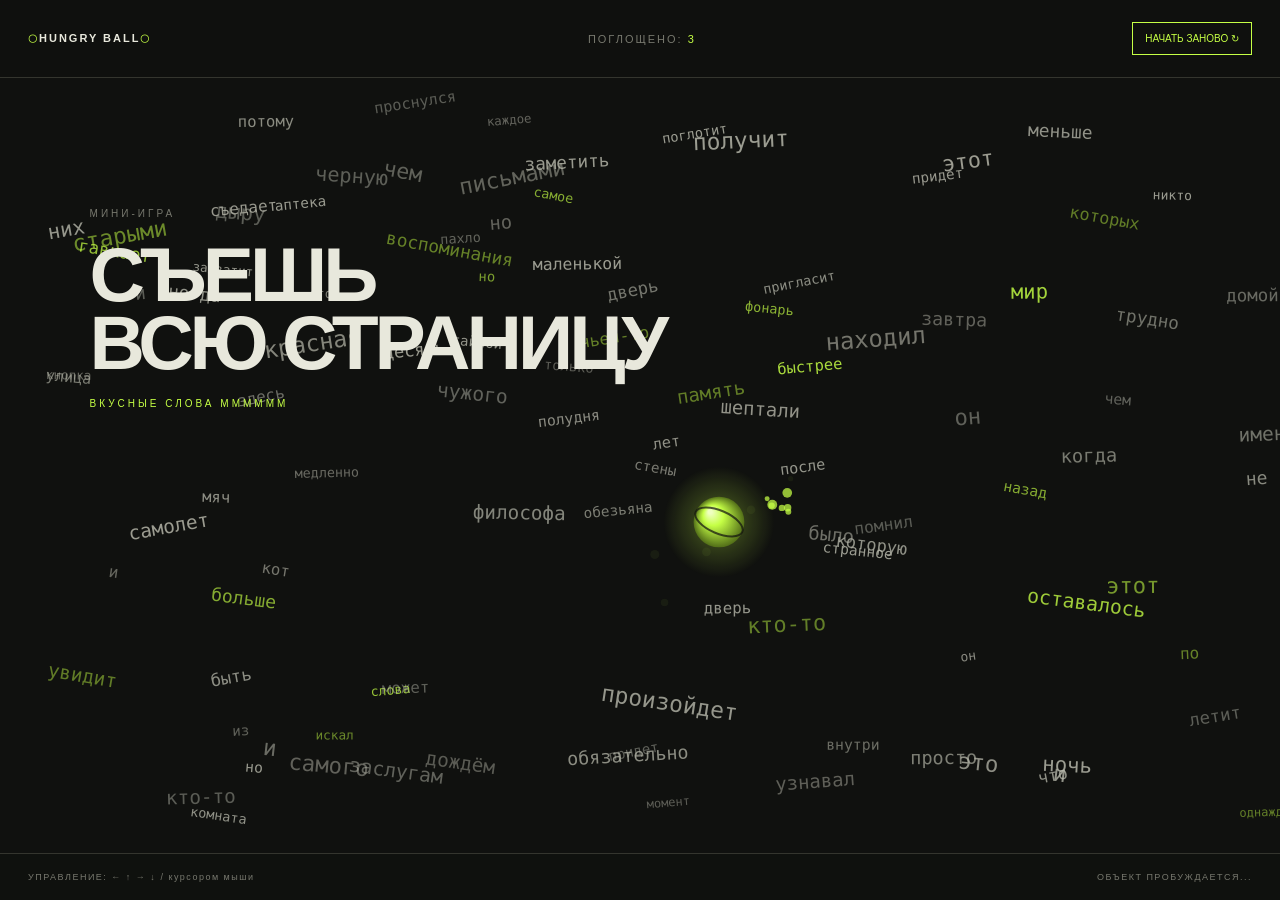
<file: 2nd project/index.html>
<!DOCTYPE html>
<html lang="ru">
<head>
    <meta charset="UTF-8">
    <meta name="viewport" content="width=device-width, initial-scale=1.0">
    <title>Hungry Orb</title>
    <link rel="stylesheet" href="./style.css">
</head>
<body>
    <main>
        <header class="interface">
            <div class="logo"><span>〇</span>HUNGRY BALL<span>〇</span></div>
            <div class="counter">ПОГЛОЩЕНО: <span id="count">0</span></div>
            <button id="restart">НАЧАТЬ ЗАНОВО ↻</button>
        </header>

        <div class="intro">
            <p>МИНИ-ИГРА</p>
            <h1>СЪЕШЬ <br>ВСЮ СТРАНИЦУ</h1>
            <p class="hint">ВКУСНЫЕ СЛОВА ММММММ</p>
        </div>

        <canvas id="world"></canvas>

        <div class="bottom-note">
            <span>УПРАВЛЕНИЕ: ← ↑ → ↓ / курсором мыши</span>
            <span id="status">ОБЪЕКТ ПРОБУЖДАЕТСЯ...</span>
        </div>
    </main>
    <script src="./script.js"></script>
</body>
</html>
</file>
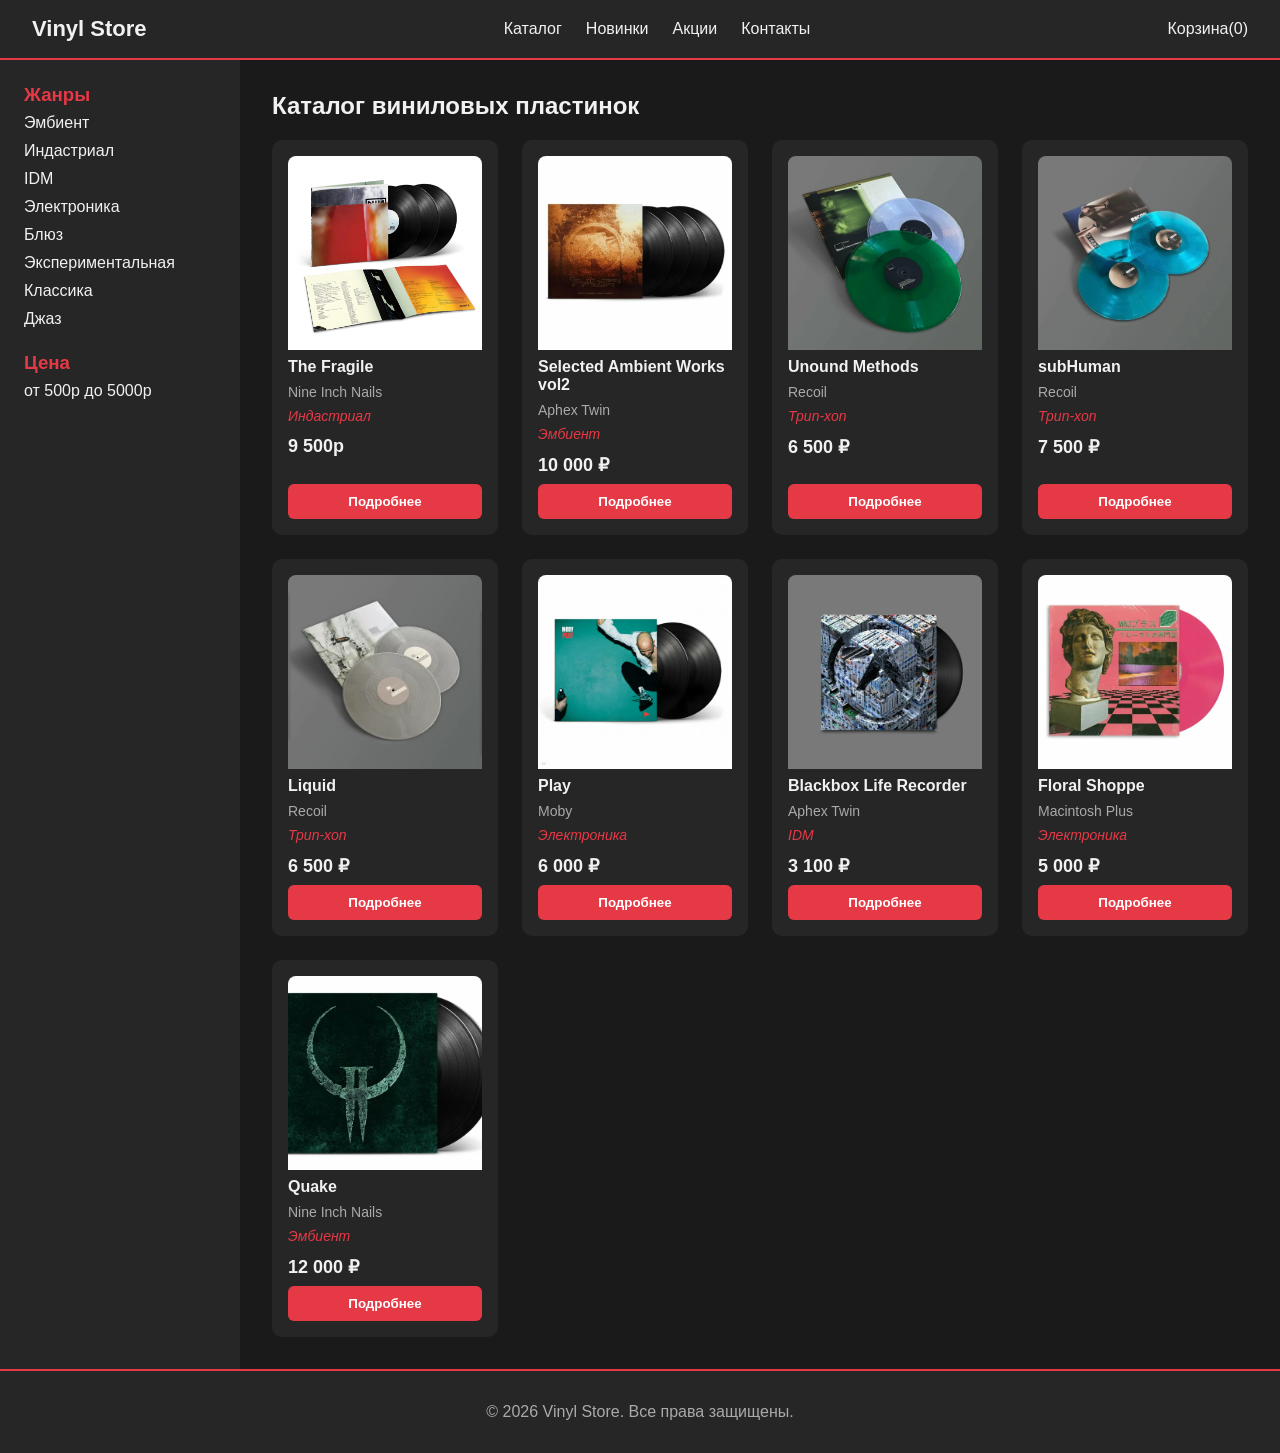
<file: lab5.html>
<!DOCTYPE html>
<html lang="en">
<head>
    <meta charset="UTF-8">
    <meta name="viewport" content="width=device-width, initial-scale=1.0">
    <title>Document</title>

    <style>
        :root {
            --bg: #1a1a1a;
            --surface: #262626; 
            --accent: #e63946; 
            --text: #f1f1f1; 
            --muted: #aaaaaa; 
            --radius: 10px; 
        }
        *{ 
            margin: 0; 
            padding: 0; 
            box-sizing: border-box; 
        }
        body { 
            font-family: 'Segoe UI', Tahoma, Geneva, Verdana, sans-serif; 
            background: var(--bg); 
            color: var(--text); 
            display: flex; 
            flex-direction: column; 
            min-height: 100vh; 
        }
        a { 
            color: var(--text); 
            text-decoration: none; 
        }
        ul { 
            list-style: none; 
        }
        .header { 
            display: flex; 
            align-items: center; 
            justify-content: space-between; 
            background: var(--surface); 
            padding: 16px 32px; 
            border-bottom: 2px solid var(--accent); 
        }
        .logo { 
            font-size: 22px; 
            font-weight: bold; 
        }
        .nav { 
            display: flex; 
            gap: 24px; 
        }
        .nav a:hover { 
            color: var(--accent); 
        }
        .sidebar { 
            background: var(--surface); 
            padding: 24px; 
        }
        .sidebar h3 { 
            color: var(--accent); 
            margin-bottom: 8px; 
        }
        .sidebar ul { 
            margin-bottom: 24px; 
        }
        .sidebar li { 
            margin-bottom: 10px; 
        }
        .sidebar a:hover { 
            color: var(--accent); 
        }
        .content { 
            flex: 1; 
        }
        .layout { 
            display: grid; 
            grid-template-columns: 240px 1fr; 
            flex: 1; 
        }
        .main { 
            padding: 32px; 
        }
        .cards { 
            display: grid; 
            grid-template-columns: repeat(auto-fill, minmax(220px, 1fr)); 
            gap: 24px; 
            margin-top: 20px; 
        }
        .card { 
            background: var(--surface); 
            border-radius: var(--radius); 
            padding: 16px; 
            display: flex; 
            flex-direction: column; 
            gap: 8px; 
        }
        .cover { 
            width: 100%; 
            aspect-ratio: 1 / 1; 
            border-radius: 8px 8px 0 0; 
            overflow: hidden; 
        }
        .cover img { 
            width: 100%; 
            height: 100%; 
            object-fit: cover; 
        }
        .title { 
            font-size: 16px; 
        }
        .artist { 
            color: var(--muted); 
            font-size: 14px; 
        }
        .genre { 
            color: var(--accent); 
            font-size: 14px; 
            font-style: italic; 
        }
        .price { 
            font-size: 18px; 
            font-weight: bold; 
            margin-top: 4px; 
        }
        .btn { 
            margin-top: auto; 
            background: var(--accent);
            color: white; 
            border: none; 
            padding: 10px; 
            border-radius: 6px; 
            font-weight: bold; 
            cursor: pointer; 
        }
        .btn:hover { 
            background: #c1121f; 
        }
        .footer { 
            background: var(--surface); 
            border-top: 2px solid var(--accent); 
            padding: 32px; 
            text-align: center; 
            color: var(--muted); 
        }
    </style>
</head>
<body>
    <header class="header">
        <div class="logo">Vinyl Store</div>

        <nav class="nav">
        <a href="#">Каталог</a>
        <a href="#">Новинки</a>
        <a href="#">Акции</a>
        <a href="#">Контакты</a>
    </nav>
    <div class="cart">Корзина(0)</div>
</header>
    <div class="content">
        <div class="layout">
        <aside class="sidebar">
            <h3>Жанры</h3>
            <ul>
                <li><a href="#">Эмбиент</a></li>
                <li><a href="#">Индастриал</a></li>
                <li><a href="#">IDM</a></li>
                <li><a href="#">Электроника</a></li>
                <li><a href="#">Блюз</a></li>
                <li><a href="#">Экспериментальная</a></li>
                <li><a href="#">Классика</a></li>
                <li><a href="#">Джаз</a></li>
            </ul>
            <h3>Цена</h3>
                <p>от 500р до 5000р</p>
        </aside>
        <main class="main">
<h2>Каталог виниловых пластинок</h2>
<section class="cards"> 
    <article class="card">
        <div class="cover">
            <img src="7163338800.jpg" alt="The Fragile">
        </div>
        <h4 class="title">The Fragile</h4>
        <p class="artist">Nine Inch Nails</p>
        <p class="genre">Индастриал</p>
        <p class="price">9 500р</p>
        <button class="btn">Подробнее</button>
    </article>

    <article class="card">
        <div class="cover">
            <img src="orig.webp" alt="Selected Ambient Works vol2">
        </div>
        <h4 class="title">Selected Ambient Works vol2</h4>
        <p class="artist">Aphex Twin</p>
        <p class="genre">Эмбиент</p>
        <p class="price">10 000 ₽</p>
        <button class="btn">Подробнее</button>
    </article>

    <article class="card">
        <div class="cover">
            <img src="i.webp" alt="Unound Methods">
        </div>
        <h4 class="title">Unound Methods</h4>
        <p class="artist">Recoil</p>
        <p class="genre">Трип-хоп</p>
        <p class="price">6 500 ₽</p>
        <button class="btn">Подробнее</button>           
    </article>

    <article class="card">
        <div class="cover">
            <img src="A98c265c717a14dd08b483f8d9a58b68fC.jpg_960x960.jpg" alt="subHuman">
        </div>
        <h4 class="title">subHuman</h4>
        <p class="artist">Recoil</p>
        <p class="genre">Трип-хоп</p>
        <p class="price">7 500 ₽</p>
        <button class="btn">Подробнее</button>
    </article>

    <article class="card">
        <div class="cover">
            <img src="i (1).webp" alt="Liquid">
        </div>
        <h4 class="title">Liquid</h4>
        <p class="artist">Recoil</p>
        <p class="genre">Трип-хоп</p>
        <p class="price">6 500 ₽</p>
        <button class="btn">Подробнее</button>
    </article>

    <article class="card">
        <div class="cover">
            <img src="orig (1).webp" alt="Play">
        </div>
        <h4 class="title">Play</h4>
        <p class="artist">Moby</p>
        <p class="genre">Электроника</p>
        <p class="price">6 000 ₽</p>
        <button class="btn">Подробнее</button>
    </article>

    <article class="card">
        <div class="cover">
            <img src="orig (2).webp" alt="Blackbox Life Recorder">
        </div>
        <h4 class="title">Blackbox Life Recorder</h4>
        <p class="artist">Aphex Twin</p>
        <p class="genre">IDM</p>
        <p class="price">3 100 ₽</p>
        <button class="btn">Подробнее</button>
    </article>

    <article class="card">
        <div class="cover">
            <img src="orig (3).webp" alt="Floral Shoppe">
        </div>
        <h4 class="title">Floral Shoppe</h4>
        <p class="artist">Macintosh Plus</p>
        <p class="genre">Электроника</p>
        <p class="price">5 000 ₽</p>
        <button class="btn">Подробнее</button>
    </article>

               
    <article class="card">
        <div class="cover">
            <img src="orig (4).webp" alt="Quake">
        </div>
        <h4 class="title">Quake</h4>
        <p class="artist">Nine Inch Nails</p>
        <p class="genre">Эмбиент</p>
        <p class="price">12 000 ₽</p>
        <button class="btn">Подробнее</button>
    </article>
</main>
</section>

</div>
    </div>

<footer class="footer">
    <p>© 2026 Vinyl Store. Все права защищены.</p>
</footer>
</section>
        </main>
    </div>
</body>
</html>
</file>
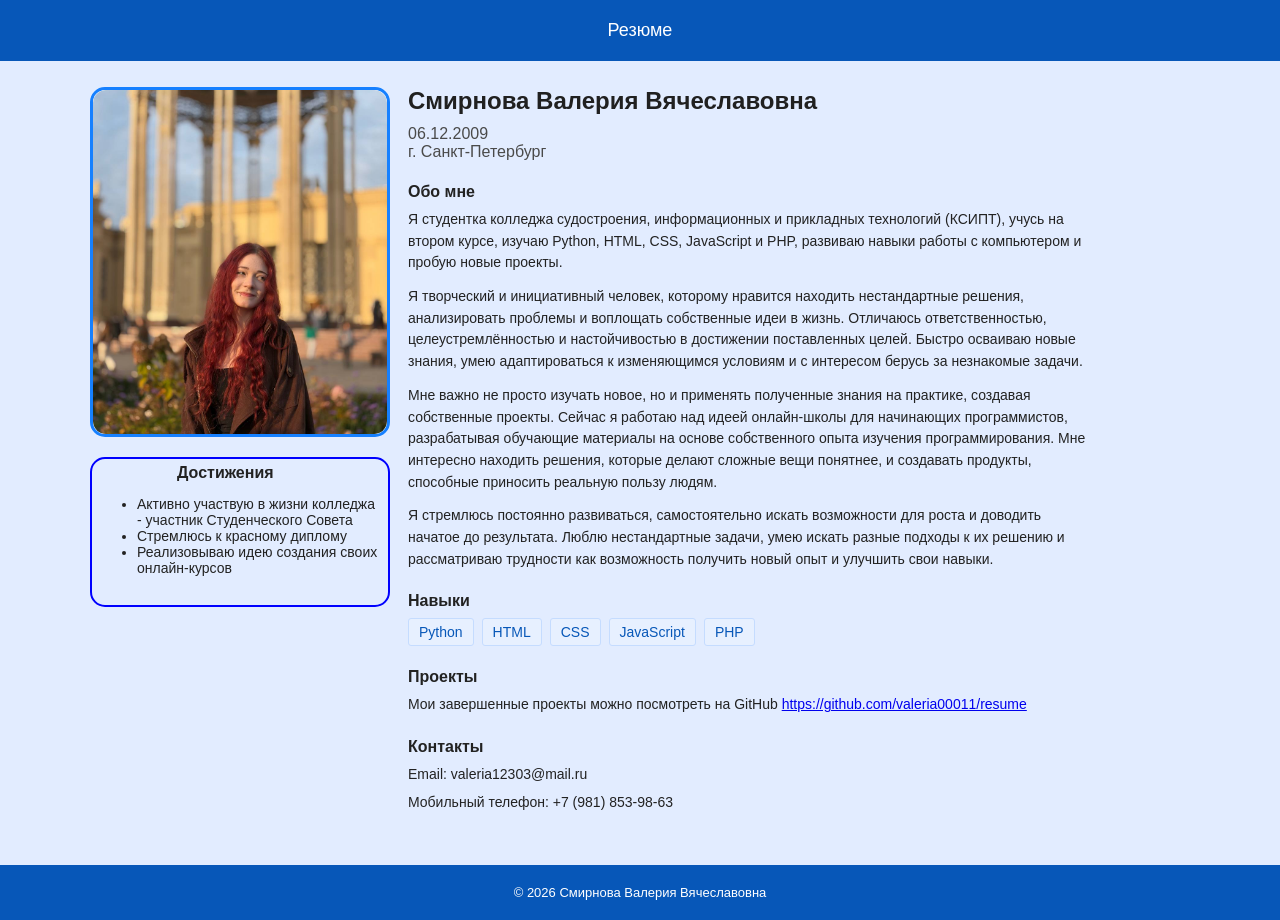
<file: resume/resume.html>
<!DOCTYPE html>
<html lang="ru">
<head>
  <meta charset="UTF-8">
  <meta name="viewport" content="width=device-width, initial-scale=1.0">
  <title>Моя страница</title>
  <style>
    * {
       box-sizing: border-box; 
      }
    body {
      margin: 0;
      font-family: Arial, Helvetica, sans-serif;
      color: #222;
      background: #e2ecff;
      font-size: 14px;
      min-height: 100vh;
      display: flex;
      flex-direction: column;
    }
    .site-header {
      background: #0757b8;
      color: #fff;
      min-height: 58px;
      padding: 20px 24px;
      font-family: 'Segoe UI', Tahoma, Geneva, Verdana, sans-serif;
      gap: 10px;
    }
    .name {
      font-size: 18px;
      font-weight: 600px;
      display: flex;
      justify-content: center;
      text-align: center;
    }
    main {
      width: 90%;
      max-width: 900px;
      margin: 26px auto 30px;
      display: grid;
      grid-template-columns: 190px minmax(0, 1fr);
      gap: 28px;
      align-items: start;
      flex: 1;
    }
    .photo {
      width: 300px;
      height: 350px;
      padding: 0;
      overflow: hidden;
      border: 3px solid #1680ff;
      border-radius: 15px;
      background: #fff;
      display: flex;
      justify-content:  center;
      color: #555;
      line-height: 1;
      margin-left: -100px;
      margin-bottom: 20px;
      }
      .photo img{
        width: 100%;
        height: 100%;
        object-fit: cover;
        border-radius: 13px;
        display: block;
      }
    h1 {
      font-size: 24px; 
      margin: 0 0 10px; 
      color: #202020; 
    }
    h2 { 
      font-size: 16px; 
      margin: 0 0 8px; 
    }
    p { 
      line-height: 1.55; 
      margin: 0 0 12px; 
    }
    section { 
      margin-bottom: 22px; 
    }
    .skills { 
      display: flex; 
      gap: 8px; 
      flex-wrap: wrap; 
    }
    .skill {
      background: #e7f0ff;
      color: #0757b8;
      border: 1px solid #c5dcff;
      border-radius: 3px;
      padding: 5px 10px;
      font-size: 14px;
    }
    .contacts p { 
      margin-bottom: 6px; 
    }
    footer {
      background: #0757b8;
      color: #fff;
      text-align: center;
      padding: 20px 30px;
      font-size: 13px;
    }

    .age{
      color: #4a4a4a;
      font-size: 16px;;
    }

    .a{
      border: 2px solid blue;
      border-radius: 15px;
      width: 300px;
      height: 150px;
      margin-left: -100px;
      padding: 5px;
    }

  </style>
</head>
<body>
  <header class="site-header">
    <div class="name">Резюме</div>
  </header>

  <main>
    <aside>
      <div class="photo"><img src="photo_5316725439059405014_y.jpg" alt="Моя фотография"></div>
      <div class="a">
        <section>
          <h2 style="padding-left: 80px;">Достижения</h2>
          <ul>
          <li>Активно участвую в жизни колледжа - участник Студенческого Совета</li>
          <li>Стремлюсь к красному диплому</li>
          <li>Реализовываю идею создания своих онлайн-курсов</li>
          </ul>
        </section>
      </div>
    </aside>

    <div class="content">
      <section id="about">
        <h1>Смирнова Валерия Вячеславовна</h1>
        <section class="age">06.12.2009<br>г. Санкт-Петербург</section>
        <h2>Обо мне</h2>
        <p>Я студентка колледжа судостроения, информационных и прикладных технологий (КСИПТ), учусь на втором курсе, изучаю Python, HTML, CSS, JavaScript и PHP, развиваю навыки работы с компьютером и пробую новые проекты.</p>
        <p>Я творческий и инициативный человек, которому нравится находить нестандартные решения, анализировать проблемы и воплощать собственные идеи в жизнь. Отличаюсь ответственностью, целеустремлённостью и настойчивостью в достижении поставленных целей. Быстро осваиваю новые знания, умею адаптироваться к изменяющимся условиям и с интересом берусь за незнакомые задачи.</p>
        <p>Мне важно не просто изучать новое, но и применять полученные знания на практике, создавая собственные проекты. Сейчас я работаю над идеей онлайн-школы для начинающих программистов, разрабатывая обучающие материалы на основе собственного опыта изучения программирования. Мне интересно находить решения, которые делают сложные вещи понятнее, и создавать продукты, способные приносить реальную пользу людям.</p>
        <p>Я стремлюсь постоянно развиваться, самостоятельно искать возможности для роста и доводить начатое до результата. Люблю нестандартные задачи, умею искать разные подходы к их решению и рассматриваю трудности как возможность получить новый опыт и улучшить свои навыки.</p>
        
      </section>

      <section id="skills">
        <h2>Навыки</h2>
        <div class="skills">
          <span class="skill">Python</span>
          <span class="skill">HTML</span>
          <span class="skill">CSS</span>
          <span class="skill">JavaScript</span>
          <span class="skill">PHP</span>
        </div>
      </section>

      <section id="proects">
        <h2>Проекты</h2>
        <p>Мои завершенные проекты можно посмотреть на GitHub <a href="https://github.com/valeria00011/resume">https://github.com/valeria00011/resume</a></p>

      </section>

      <section id="contacts" class="contacts">
        <h2>Контакты</h2>
        <p>Email: valeria12303@mail.ru</p>
        <p>Мобильный телефон: +7 (981) 853-98-63</p>
      </section>
    </div>
  </main>

  <footer>© 2026 Смирнова Валерия Вячеславовна</footer>

</body>
</html>
</file>
<file: 2nd project/style.css>
*{ box-sizing: border-box; }
:root { --bg: #10110f; --text: #e8e8dc; --acid: #c5ff45; --muted: #77786e; }
body { margin: 0; background: var(--bg); color: var(--text); font-family: Arial, sans-serif; overflow: hidden; }
.interface { position: fixed; z-index: 5; top: 0; left: 0; width: 100%; padding: 22px 28px; display: flex; justify-content: space-between; align-items: center; gap: 16px; border-bottom: 1px solid #34352e; background: #10110fe8; font-size: 11px; letter-spacing: 2px; }
.logo { font-weight: 900; }
.logo span { color: var(--acid); font-size: 9px; }
.counter { color: var(--muted); }
.counter span { color: var(--acid); }
button { background: transparent; color: var(--acid); border: 1px solid var(--acid); padding: 10px 12px; font: inherit; font-size: 10px; cursor: pointer; }
button:hover { background: var(--acid); color: var(--bg); }
main { position: relative; height: 100svh; overflow: hidden; }
#world { position: absolute; inset: 0; width: 100%; height: 100%; touch-action: none; }
.intro { position: absolute; z-index: 1; top: 22%; left: 7%; pointer-events: none; }
.intro p { font-size: 10px; letter-spacing: 3px; color: var(--muted); }
.intro h1 { font-size: clamp(35px, 6vw, 78px); line-height: 0.88; letter-spacing: -4px; margin: 22px 0; }
.intro .hint { color: var(--acid); }
.bottom-note { position: absolute; z-index: 2; bottom: 0; width: 100%; padding: 18px 28px; display: flex; justify-content: space-between; gap: 12px; flex-wrap: wrap; color: var(--muted); font-size: 9px; letter-spacing: 1.5px; border-top: 1px solid #34352e; background: #10110fe8; pointer-events: none; }
@media (max-width: 600px) { .interface { padding: 16px 12px; gap: 8px; letter-spacing: 1px; }
.logo {
    font-size: 10px;
}

button {
    padding: 8px;
    font-size: 8px;
}

.intro {
    top: 20%;
    left: 6%;
}

.intro h1 {
    letter-spacing: -2px;
}

.bottom-note {
    padding: 14px 12px;
    font-size: 8px;
}
}
</file>
